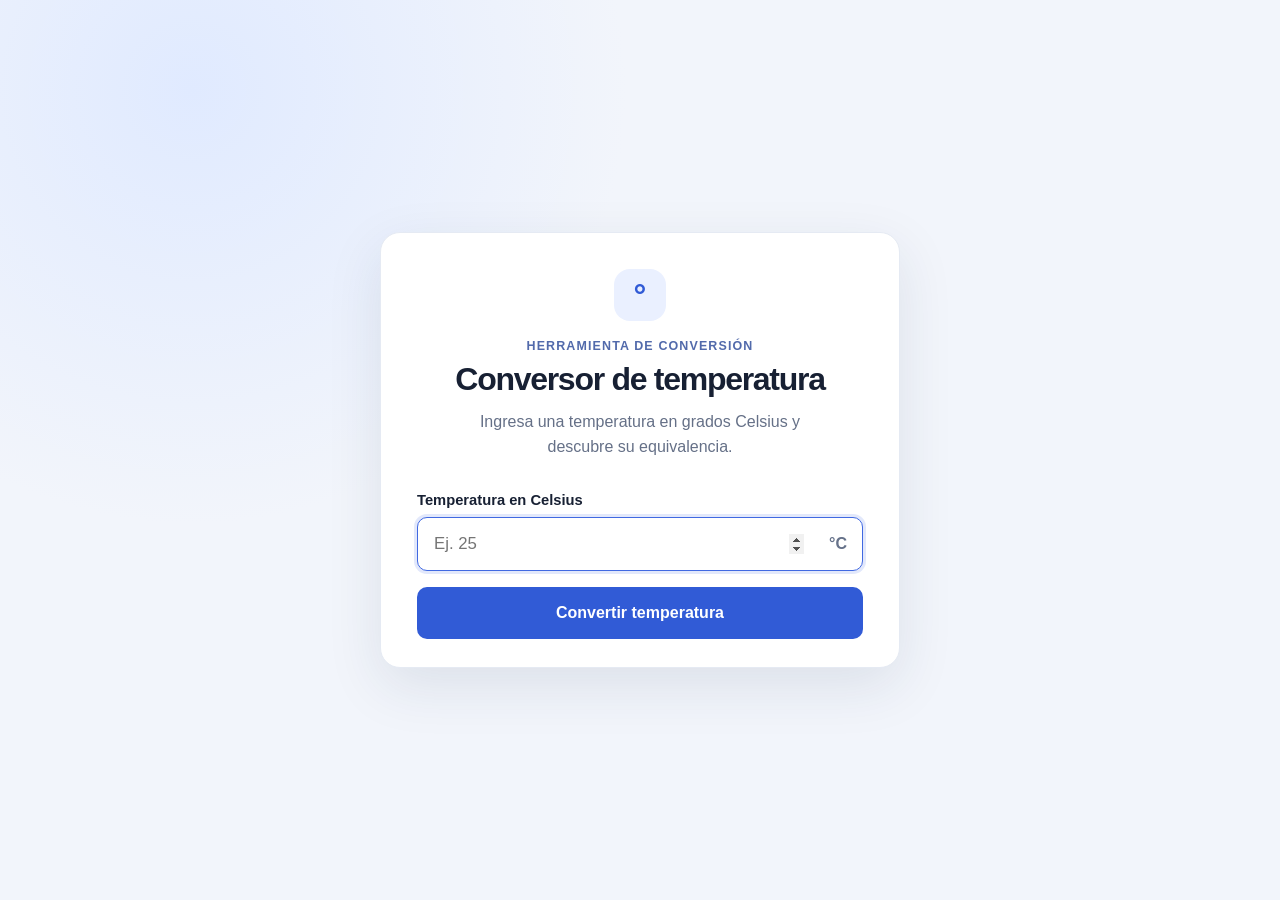
<file: ejercicio1/index.html>
<!doctype html>
<html lang="es">
  <head>
    <meta charset="UTF-8" />
    <meta name="viewport" content="width=device-width, initial-scale=1.0" />
    <meta
      name="description"
      content="Convierte grados Celsius a Fahrenheit y Kelvin."
    />
    <title>Conversor de temperatura</title>
    <link rel="stylesheet" href="styles.css" />
    <script src="app.js" defer></script>
  </head>
  <body>
    <main class="converter">
      <header class="converter__header">
        <span class="converter__icon" aria-hidden="true">°</span>
        <p class="eyebrow">Herramienta de conversión</p>
        <h1>Conversor de temperatura</h1>
        <p class="intro">
          Ingresa una temperatura en grados Celsius y descubre su equivalencia.
        </p>
      </header>

      <form id="temperature-form" class="converter__form">
        <label for="celsius">Temperatura en Celsius</label>
        <div class="input-row">
          <input
            id="celsius"
            name="celsius"
            type="number"
            step="any"
            placeholder="Ej. 25"
            required
            autofocus
          />
          <span class="unit" aria-hidden="true">°C</span>
        </div>
        <button type="submit">Convertir temperatura</button>
      </form>

      <section
        id="results"
        class="results"
        aria-labelledby="results-title"
        aria-live="polite"
        hidden
      >
        <h2 id="results-title">Resultado</h2>
        <div class="result-grid">
          <article class="result-card">
            <span class="result-card__label">Fahrenheit</span>
            <output id="fahrenheit" class="result-card__value"></output>
            <span class="result-card__unit">°F</span>
          </article>
          <article class="result-card">
            <span class="result-card__label">Kelvin</span>
            <output id="kelvin" class="result-card__value"></output>
            <span class="result-card__unit">K</span>
          </article>
        </div>
      </section>

    </main>
  </body>
</html>
</file>
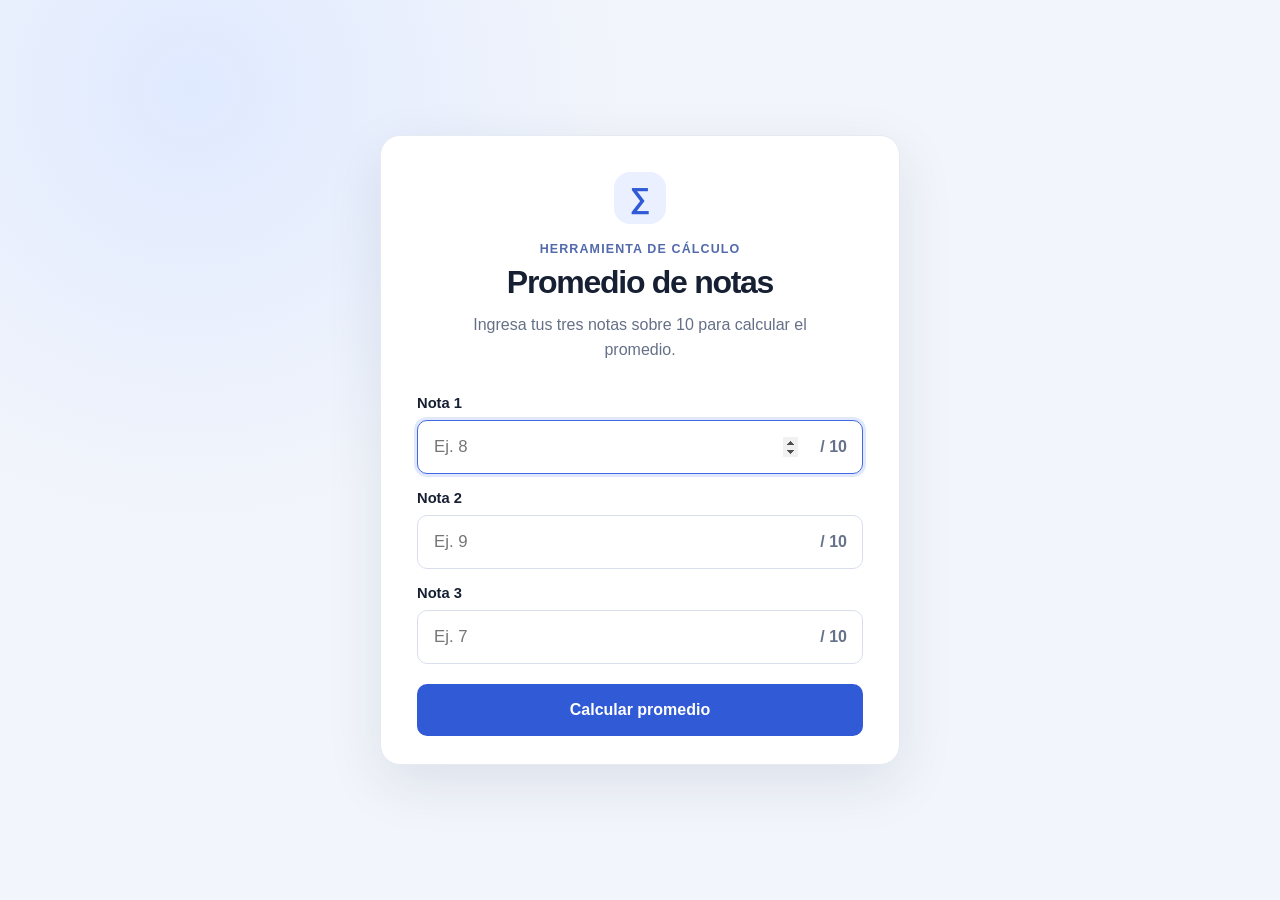
<file: ejercicio2/index.html>
<!doctype html>
<html lang="es">
  <head>
    <meta charset="UTF-8" />
    <meta name="viewport" content="width=device-width, initial-scale=1.0" />
    <meta
      name="description"
      content="Calcula el promedio de tres notas sobre 10."
    />
    <title>Promedio de notas</title>
    <link rel="stylesheet" href="styles.css" />
    <script src="app.js" defer></script>
  </head>
  <body>
    <main class="calculator">
      <header class="calculator__header">
        <span class="calculator__icon" aria-hidden="true">∑</span>
        <p class="eyebrow">Herramienta de cálculo</p>
        <h1>Promedio de notas</h1>
        <p class="intro">
          Ingresa tus tres notas sobre 10 para calcular el promedio.
        </p>
      </header>

      <form id="grades-form" class="calculator__form">
        <div class="grade-fields">
          <div class="grade-field">
            <label for="grade-1">Nota 1</label>
            <div class="input-row">
              <input
                id="grade-1"
                name="grade-1"
                type="number"
                min="0"
                max="10"
                step="any"
                placeholder="Ej. 8"
                required
                autofocus
              />
              <span class="unit" aria-hidden="true">/ 10</span>
            </div>
          </div>
          <div class="grade-field">
            <label for="grade-2">Nota 2</label>
            <div class="input-row">
              <input
                id="grade-2"
                name="grade-2"
                type="number"
                min="0"
                max="10"
                step="any"
                placeholder="Ej. 9"
                required
              />
              <span class="unit" aria-hidden="true">/ 10</span>
            </div>
          </div>
          <div class="grade-field">
            <label for="grade-3">Nota 3</label>
            <div class="input-row">
              <input
                id="grade-3"
                name="grade-3"
                type="number"
                min="0"
                max="10"
                step="any"
                placeholder="Ej. 7"
                required
              />
              <span class="unit" aria-hidden="true">/ 10</span>
            </div>
          </div>
        </div>
        <button type="submit">Calcular promedio</button>
      </form>

      <section
        id="results"
        class="results"
        aria-labelledby="results-title"
        aria-live="polite"
        hidden
      >
        <h2 id="results-title">Tu promedio</h2>
        <div class="result-card">
          <output id="average" class="result-card__value"></output>
          <span class="result-card__unit">/ 10</span>
        </div>
      </section>
    </main>
  </body>
</html>
</file>
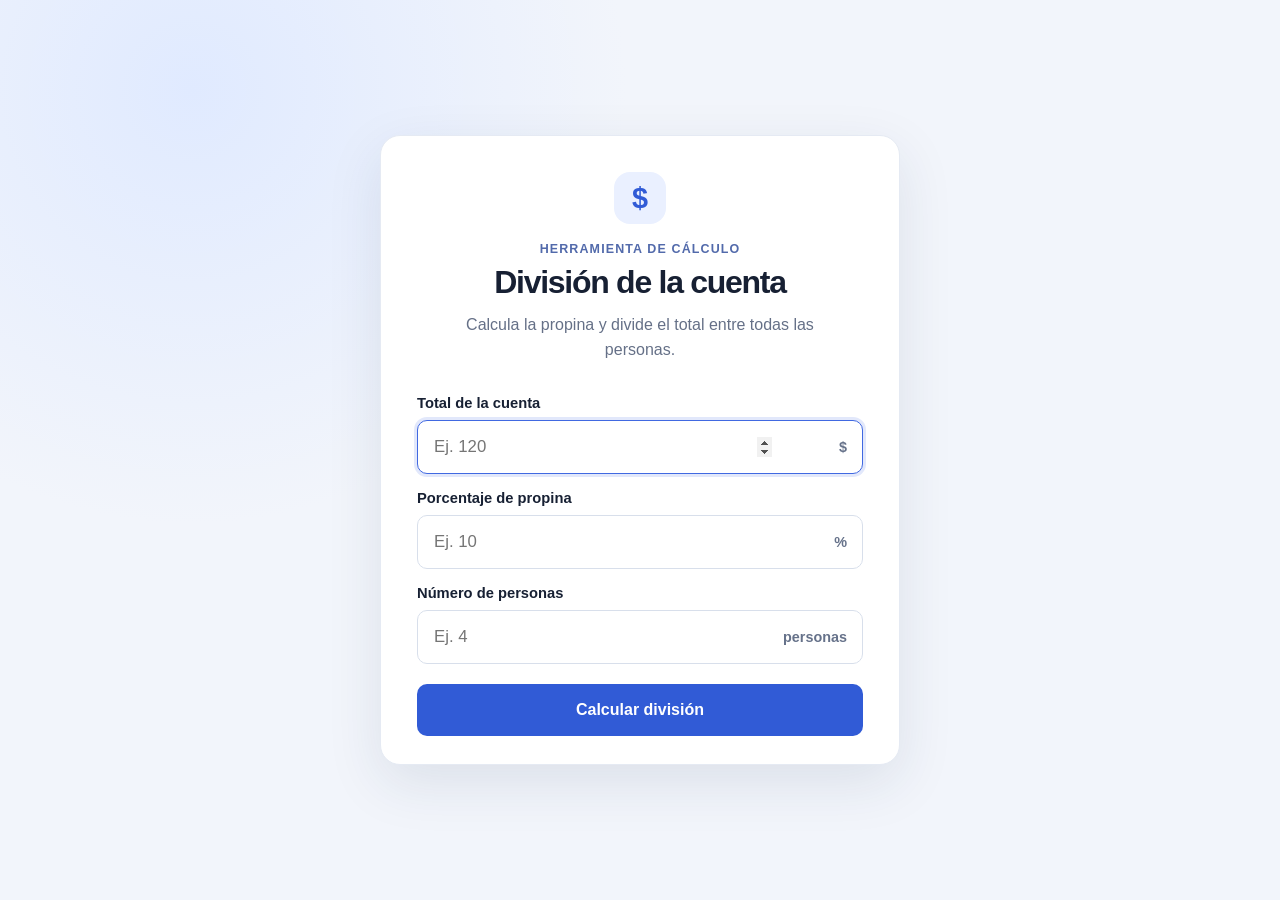
<file: ejercicio3/index.html>
<!doctype html>
<html lang="es">
  <head>
    <meta charset="UTF-8" />
    <meta name="viewport" content="width=device-width, initial-scale=1.0" />
    <meta
      name="description"
      content="Calcula la propina de una cuenta y cuánto paga cada persona."
    />
    <title>División de la cuenta</title>
    <link rel="stylesheet" href="styles.css" />
    <script src="app.js" defer></script>
  </head>
  <body>
    <main class="calculator">
      <header class="calculator__header">
        <span class="calculator__icon" aria-hidden="true">$</span>
        <p class="eyebrow">Herramienta de cálculo</p>
        <h1>División de la cuenta</h1>
        <p class="intro">
          Calcula la propina y divide el total entre todas las personas.
        </p>
      </header>

      <form id="bill-form" class="calculator__form">
        <div class="field">
          <label for="bill-total">Total de la cuenta</label>
          <div class="input-row">
            <input
              id="bill-total"
              name="bill-total"
              type="number"
              min="0"
              step="any"
              placeholder="Ej. 120"
              required
              autofocus
            />
            <span class="unit" aria-hidden="true">$</span>
          </div>
        </div>

        <div class="field">
          <label for="tip-percentage">Porcentaje de propina</label>
          <div class="input-row">
            <input
              id="tip-percentage"
              name="tip-percentage"
              type="number"
              min="0"
              step="any"
              placeholder="Ej. 10"
              required
            />
            <span class="unit" aria-hidden="true">%</span>
          </div>
        </div>

        <div class="field">
          <label for="people">Número de personas</label>
          <div class="input-row">
            <input
              id="people"
              name="people"
              type="number"
              min="1"
              step="1"
              placeholder="Ej. 4"
              required
            />
            <span class="unit" aria-hidden="true">personas</span>
          </div>
        </div>

        <button type="submit">Calcular división</button>
      </form>

      <section
        id="results"
        class="results"
        aria-labelledby="results-title"
        aria-live="polite"
        hidden
      >
        <h2 id="results-title">Resumen de la cuenta</h2>
        <dl class="result-list">
          <div class="result-row">
            <dt>Propina</dt>
            <dd><output id="tip-amount"></output></dd>
          </div>
          <div class="result-row">
            <dt>Total con propina</dt>
            <dd><output id="total-with-tip"></output></dd>
          </div>
          <div class="result-row result-row--highlight">
            <dt>Paga cada persona</dt>
            <dd><output id="per-person"></output></dd>
          </div>
        </dl>
      </section>
    </main>
  </body>
</html>
</file>
<file: ejercicio1/styles.css>
:root {
  color-scheme: light;
  font-family: "Segoe UI", Arial, sans-serif;
  color: #172033;
  background: #f2f5fb;
  font-synthesis: none;
  text-rendering: optimizeLegibility;
}

* {
  box-sizing: border-box;
}

body {
  min-width: 320px;
  min-height: 100vh;
  margin: 0;
  display: grid;
  place-items: center;
  padding: 32px 16px;
  background:
    radial-gradient(circle at 15% 10%, #e0eaff 0, transparent 32%),
    #f2f5fb;
}

.converter {
  width: min(100%, 520px);
  overflow: hidden;
  border: 1px solid #e5eaf3;
  border-radius: 20px;
  background: #fff;
  box-shadow: 0 18px 55px rgb(31 48 80 / 10%);
}

.converter__header {
  padding: 36px 36px 24px;
  text-align: center;
}

.converter__icon {
  display: grid;
  width: 52px;
  height: 52px;
  margin: 0 auto 18px;
  place-items: center;
  border-radius: 16px;
  background: #eaf0ff;
  color: #315bd6;
  font-size: 2rem;
  font-weight: 700;
}

.eyebrow {
  margin: 0 0 8px;
  color: #526aab;
  font-size: 0.78rem;
  font-weight: 700;
  letter-spacing: 0.09em;
  text-transform: uppercase;
}

h1 {
  margin: 0;
  font-size: clamp(1.55rem, 5vw, 2rem);
  letter-spacing: -0.04em;
}

.intro {
  max-width: 360px;
  margin: 12px auto 0;
  color: #657087;
  line-height: 1.55;
}

.converter__form {
  padding: 8px 36px 28px;
}

.converter__form label {
  display: block;
  margin-bottom: 9px;
  font-size: 0.92rem;
  font-weight: 650;
}

.input-row {
  position: relative;
}

.input-row input {
  width: 100%;
  min-height: 54px;
  padding: 12px 58px 12px 16px;
  border: 1px solid #d8dfeb;
  border-radius: 10px;
  outline: none;
  background: #fff;
  color: #172033;
  font: inherit;
  font-size: 1.05rem;
  transition: border-color 160ms ease, box-shadow 160ms ease;
}

.input-row input:focus {
  border-color: #4169e1;
  box-shadow: 0 0 0 3px rgb(65 105 225 / 15%);
}

.unit {
  position: absolute;
  top: 50%;
  right: 16px;
  color: #66728a;
  font-weight: 650;
  transform: translateY(-50%);
}

.converter__form button {
  width: 100%;
  min-height: 52px;
  margin-top: 16px;
  border: 0;
  border-radius: 10px;
  background: #315bd6;
  color: #fff;
  cursor: pointer;
  font: inherit;
  font-weight: 700;
  transition: background-color 160ms ease, transform 160ms ease;
}

.converter__form button:hover {
  background: #254bbd;
}

.converter__form button:active {
  transform: translateY(1px);
}

.converter__form button:focus-visible {
  outline: 3px solid #aabcf7;
  outline-offset: 3px;
}

.results {
  padding: 0 36px 28px;
}

.results[hidden] {
  display: none;
}

.results h2 {
  margin: 0 0 12px;
  font-size: 1rem;
}

.result-grid {
  display: grid;
  grid-template-columns: repeat(2, minmax(0, 1fr));
  gap: 12px;
}

.result-card {
  display: grid;
  grid-template-columns: 1fr auto;
  gap: 4px 8px;
  padding: 16px;
  border: 1px solid #e4eaf5;
  border-radius: 12px;
  background: #f8faff;
}

.result-card__label {
  grid-column: 1 / -1;
  color: #657087;
  font-size: 0.82rem;
}

.result-card__value {
  font-size: clamp(1.3rem, 5vw, 1.7rem);
  font-weight: 750;
  letter-spacing: -0.04em;
}

.result-card__unit {
  align-self: center;
  color: #526aab;
  font-weight: 650;
}

.converter__footer {
  padding: 16px 24px;
  border-top: 1px solid #edf0f6;
  background: #fbfcff;
  text-align: center;
}

.converter__footer p {
  margin: 0;
  color: #657087;
  font-size: 0.82rem;
  line-height: 1.6;
}

.converter__footer span {
  padding: 0 5px;
  color: #a0a9ba;
}

@media (max-width: 440px) {
  .converter__header {
    padding: 28px 22px 20px;
  }

  .converter__form {
    padding: 8px 22px 24px;
  }

  .results {
    padding: 0 22px 24px;
  }

  .result-grid {
    grid-template-columns: 1fr;
  }
}
</file>
<file: ejercicio2/styles.css>
:root {
  color-scheme: light;
  font-family: "Segoe UI", Arial, sans-serif;
  color: #172033;
  background: #f2f5fb;
  font-synthesis: none;
  text-rendering: optimizeLegibility;
}

* {
  box-sizing: border-box;
}

body {
  min-width: 320px;
  min-height: 100vh;
  margin: 0;
  display: grid;
  place-items: center;
  padding: 32px 16px;
  background:
    radial-gradient(circle at 15% 10%, #e0eaff 0, transparent 32%),
    #f2f5fb;
}

.calculator {
  width: min(100%, 520px);
  overflow: hidden;
  border: 1px solid #e5eaf3;
  border-radius: 20px;
  background: #fff;
  box-shadow: 0 18px 55px rgb(31 48 80 / 10%);
}

.calculator__header {
  padding: 36px 36px 24px;
  text-align: center;
}

.calculator__icon {
  display: grid;
  width: 52px;
  height: 52px;
  margin: 0 auto 18px;
  place-items: center;
  border-radius: 16px;
  background: #eaf0ff;
  color: #315bd6;
  font-size: 1.8rem;
  font-weight: 700;
}

.eyebrow {
  margin: 0 0 8px;
  color: #526aab;
  font-size: 0.78rem;
  font-weight: 700;
  letter-spacing: 0.09em;
  text-transform: uppercase;
}

h1 {
  margin: 0;
  font-size: clamp(1.55rem, 5vw, 2rem);
  letter-spacing: -0.04em;
}

.intro {
  max-width: 360px;
  margin: 12px auto 0;
  color: #657087;
  line-height: 1.55;
}

.calculator__form {
  padding: 8px 36px 28px;
}

.grade-fields {
  display: grid;
  gap: 16px;
}

.grade-field label {
  display: block;
  margin-bottom: 9px;
  font-size: 0.92rem;
  font-weight: 650;
}

.input-row {
  position: relative;
}

.input-row input {
  width: 100%;
  min-height: 54px;
  padding: 12px 64px 12px 16px;
  border: 1px solid #d8dfeb;
  border-radius: 10px;
  outline: none;
  background: #fff;
  color: #172033;
  font: inherit;
  font-size: 1.05rem;
  transition: border-color 160ms ease, box-shadow 160ms ease;
}

.input-row input:focus {
  border-color: #4169e1;
  box-shadow: 0 0 0 3px rgb(65 105 225 / 15%);
}

.unit {
  position: absolute;
  top: 50%;
  right: 16px;
  color: #66728a;
  font-weight: 650;
  transform: translateY(-50%);
}

.calculator__form button {
  width: 100%;
  min-height: 52px;
  margin-top: 20px;
  border: 0;
  border-radius: 10px;
  background: #315bd6;
  color: #fff;
  cursor: pointer;
  font: inherit;
  font-weight: 700;
  transition: background-color 160ms ease, transform 160ms ease;
}

.calculator__form button:hover {
  background: #254bbd;
}

.calculator__form button:active {
  transform: translateY(1px);
}

.calculator__form button:focus-visible {
  outline: 3px solid #aabcf7;
  outline-offset: 3px;
}

.results {
  padding: 0 36px 28px;
}

.results[hidden] {
  display: none;
}

.results h2 {
  margin: 0 0 12px;
  font-size: 1rem;
}

.result-card {
  display: flex;
  align-items: baseline;
  gap: 8px;
  padding: 18px 16px;
  border: 1px solid #e4eaf5;
  border-radius: 12px;
  background: #f8faff;
}

.result-card__value {
  font-size: clamp(1.5rem, 5vw, 1.9rem);
  font-weight: 750;
  letter-spacing: -0.04em;
}

.result-card__unit {
  color: #526aab;
  font-weight: 650;
}

@media (max-width: 440px) {
  .calculator__header {
    padding: 28px 22px 20px;
  }

  .calculator__form {
    padding: 8px 22px 24px;
  }

  .results {
    padding: 0 22px 24px;
  }
}
</file>
<file: ejercicio3/styles.css>
:root {
  color-scheme: light;
  font-family: "Segoe UI", Arial, sans-serif;
  color: #172033;
  background: #f2f5fb;
  font-synthesis: none;
  text-rendering: optimizeLegibility;
}

* {
  box-sizing: border-box;
}

body {
  min-width: 320px;
  min-height: 100vh;
  margin: 0;
  display: grid;
  place-items: center;
  padding: 32px 16px;
  background:
    radial-gradient(circle at 15% 10%, #e0eaff 0, transparent 32%),
    #f2f5fb;
}

.calculator {
  width: min(100%, 520px);
  overflow: hidden;
  border: 1px solid #e5eaf3;
  border-radius: 20px;
  background: #fff;
  box-shadow: 0 18px 55px rgb(31 48 80 / 10%);
}

.calculator__header {
  padding: 36px 36px 24px;
  text-align: center;
}

.calculator__icon {
  display: grid;
  width: 52px;
  height: 52px;
  margin: 0 auto 18px;
  place-items: center;
  border-radius: 16px;
  background: #eaf0ff;
  color: #315bd6;
  font-size: 1.8rem;
  font-weight: 700;
}

.eyebrow {
  margin: 0 0 8px;
  color: #526aab;
  font-size: 0.78rem;
  font-weight: 700;
  letter-spacing: 0.09em;
  text-transform: uppercase;
}

h1 {
  margin: 0;
  font-size: clamp(1.55rem, 5vw, 2rem);
  letter-spacing: -0.04em;
}

.intro {
  max-width: 360px;
  margin: 12px auto 0;
  color: #657087;
  line-height: 1.55;
}

.calculator__form {
  display: grid;
  gap: 16px;
  padding: 8px 36px 28px;
}

.field label {
  display: block;
  margin-bottom: 9px;
  font-size: 0.92rem;
  font-weight: 650;
}

.input-row {
  position: relative;
}

.input-row input {
  width: 100%;
  min-height: 54px;
  padding: 12px 90px 12px 16px;
  border: 1px solid #d8dfeb;
  border-radius: 10px;
  outline: none;
  background: #fff;
  color: #172033;
  font: inherit;
  font-size: 1.05rem;
  transition: border-color 160ms ease, box-shadow 160ms ease;
}

.input-row input:focus {
  border-color: #4169e1;
  box-shadow: 0 0 0 3px rgb(65 105 225 / 15%);
}

.unit {
  position: absolute;
  top: 50%;
  right: 16px;
  color: #66728a;
  font-size: 0.9rem;
  font-weight: 650;
  transform: translateY(-50%);
}

.calculator__form button {
  width: 100%;
  min-height: 52px;
  margin-top: 4px;
  border: 0;
  border-radius: 10px;
  background: #315bd6;
  color: #fff;
  cursor: pointer;
  font: inherit;
  font-weight: 700;
  transition: background-color 160ms ease, transform 160ms ease;
}

.calculator__form button:hover {
  background: #254bbd;
}

.calculator__form button:active {
  transform: translateY(1px);
}

.calculator__form button:focus-visible {
  outline: 3px solid #aabcf7;
  outline-offset: 3px;
}

.results {
  padding: 0 36px 28px;
}

.results[hidden] {
  display: none;
}

.results h2 {
  margin: 0 0 12px;
  font-size: 1rem;
}

.result-list {
  display: grid;
  gap: 10px;
  margin: 0;
}

.result-row {
  display: flex;
  align-items: center;
  justify-content: space-between;
  gap: 16px;
  padding: 14px 16px;
  border: 1px solid #e4eaf5;
  border-radius: 12px;
  background: #f8faff;
}

.result-row dt {
  color: #657087;
}

.result-row dd {
  margin: 0;
  font-size: 1.05rem;
  font-weight: 700;
  font-variant-numeric: tabular-nums;
  text-align: right;
}

.result-row--highlight {
  border-color: #d8e2ff;
  background: #edf2ff;
}

.result-row--highlight dt {
  color: #315bd6;
  font-weight: 700;
}

.result-row--highlight dd {
  color: #254bbd;
  font-size: 1.2rem;
}

@media (max-width: 440px) {
  .calculator__header {
    padding: 28px 22px 20px;
  }

  .calculator__form {
    padding: 8px 22px 24px;
  }

  .results {
    padding: 0 22px 24px;
  }
}
</file>
